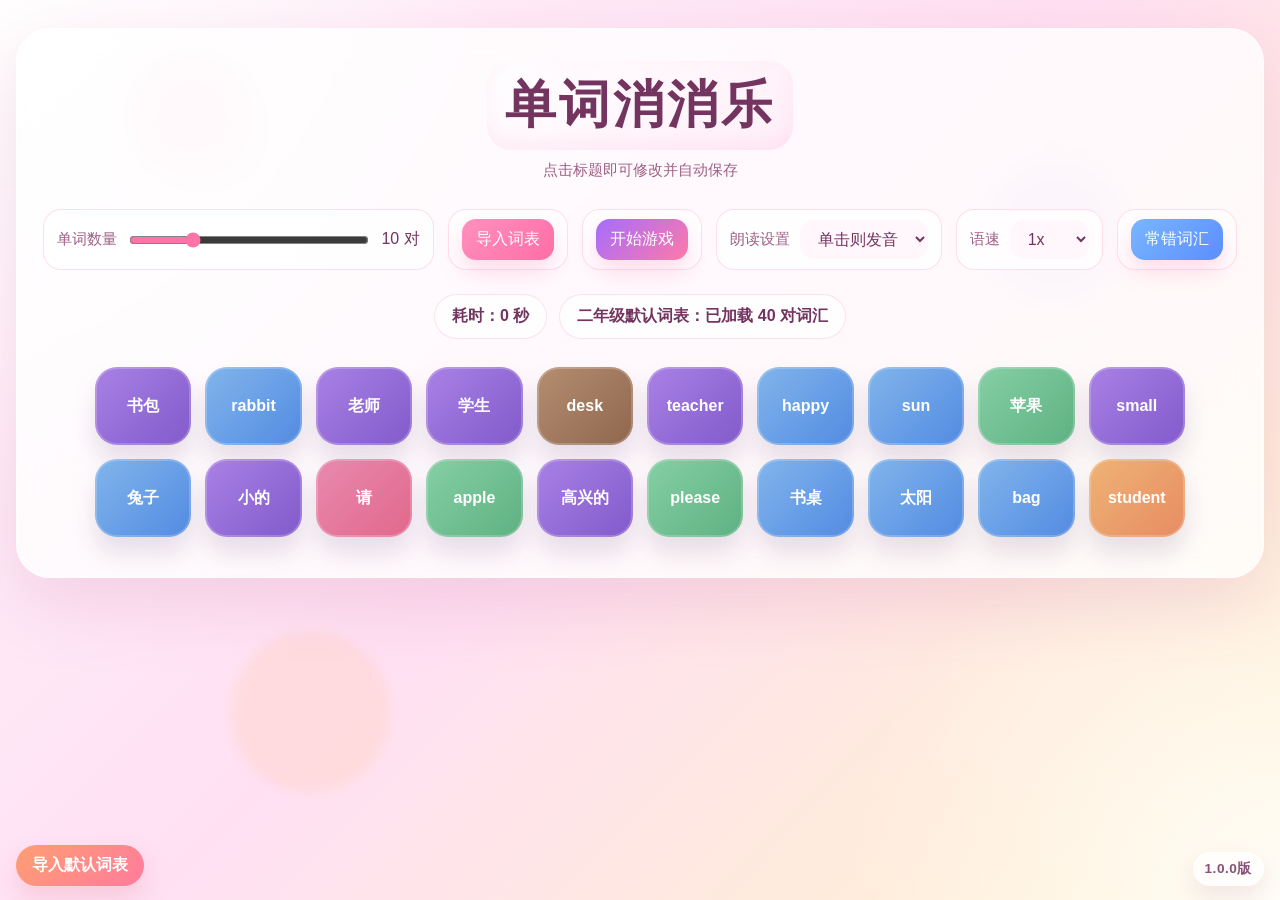
<file: index.html>
<!DOCTYPE html>
<html lang="zh-CN">
  <head>
    <meta charset="UTF-8" />
    <meta name="viewport" content="width=device-width, initial-scale=1.0" />
    <title>单词消消乐</title>
    <link rel="stylesheet" href="./styles.css" />
  </head>
  <body>
    <div class="page-shell">
      <div class="spark spark-a"></div>
      <div class="spark spark-b"></div>
      <div class="spark spark-c"></div>

      <main class="game-card">
        <header class="hero">
          <h1 id="game-title" class="game-title" title="点击修改标题">单词消消乐</h1>
          <div class="title-tip">点击标题即可修改并自动保存</div>
        </header>

        <section class="toolbar" aria-label="游戏菜单">
          <label class="menu-item slider-group">
            <span class="menu-label">单词数量</span>
            <input id="pair-range" type="range" min="5" max="25" value="10" />
            <span id="pair-count">10 对</span>
          </label>

          <div class="menu-item">
            <button id="import-btn" type="button" class="action-btn">导入词表</button>
            <input
              id="file-input"
              class="sr-only-input"
              type="file"
              accept=".xlsx,.xls,.csv,.tsv,.txt"
            />
          </div>

          <div class="menu-item">
            <button id="start-btn" type="button" class="action-btn primary">开始游戏</button>
          </div>

          <label class="menu-item">
            <span class="menu-label">朗读设置</span>
            <select id="speech-mode">
              <option value="click">单击则发音</option>
              <option value="match">匹配后发音</option>
              <option value="off">不发音</option>
            </select>
          </label>

          <label class="menu-item">
            <span class="menu-label">语速</span>
            <select id="speech-rate">
              <option value="1">1x</option>
              <option value="0.5">0.5x</option>
              <option value="2">2x</option>
            </select>
          </label>

          <div class="menu-item">
            <button id="mistakes-btn" type="button" class="action-btn ghost">常错词汇</button>
          </div>
        </section>

        <section class="status-row">
          <div id="timer-text" class="timer-badge">耗时：0 秒</div>
          <div id="wordbook-text" class="wordbook-status">尚未导入词表</div>
        </section>

        <section id="board" class="board is-locked" aria-label="单词面板"></section>
      </main>
    </div>

    <div id="result-modal" class="modal hidden" aria-hidden="true">
      <div class="modal-card">
        <h2>恭喜通关</h2>
        <p id="result-text">本轮耗时：0 秒</p>
        <div class="result-actions">
          <button id="continue-btn" type="button" class="action-btn primary">继续挑战</button>
          <button id="finish-btn" type="button" class="action-btn">完成</button>
        </div>
      </div>
    </div>

    <div id="mistakes-modal" class="modal hidden" aria-hidden="true">
      <div class="modal-card modal-wide">
        <div class="modal-header">
          <h2>常错词汇 Top 100</h2>
          <button id="close-mistakes-btn" type="button" class="icon-close" aria-label="关闭">×</button>
        </div>
        <div class="mistakes-head">
          <span>发音</span>
          <span>单词</span>
          <span>解释</span>
          <span>错误次数</span>
        </div>
        <div id="mistakes-list" class="mistakes-list"></div>
      </div>
    </div>

    <div id="wordbook-modal" class="modal hidden" aria-hidden="true">
      <div class="modal-card">
        <h2>选择默认词表</h2>
        <div class="wordbook-actions">
          <button type="button" class="action-btn wordbook-option" data-book="grade2">二年级</button>
          <button type="button" class="action-btn wordbook-option" data-book="grade3">三年级</button>
          <button type="button" class="action-btn wordbook-option" data-book="grade4">四年级</button>
          <button type="button" class="action-btn wordbook-option" data-book="grade5">五年级</button>
          <button type="button" class="action-btn wordbook-option" data-book="grade6">六年级</button>
        </div>
      </div>
    </div>

    <template id="card-template">
      <button type="button" class="word-card">
        <span class="word-text"></span>
      </button>
    </template>

    <button id="default-wordbook-btn" type="button" class="default-wordbook-btn">导入默认词表</button>
    <div class="version-badge">1.0.0版</div>

    <script src="./app.js"></script>
  </body>
</html>
</file>
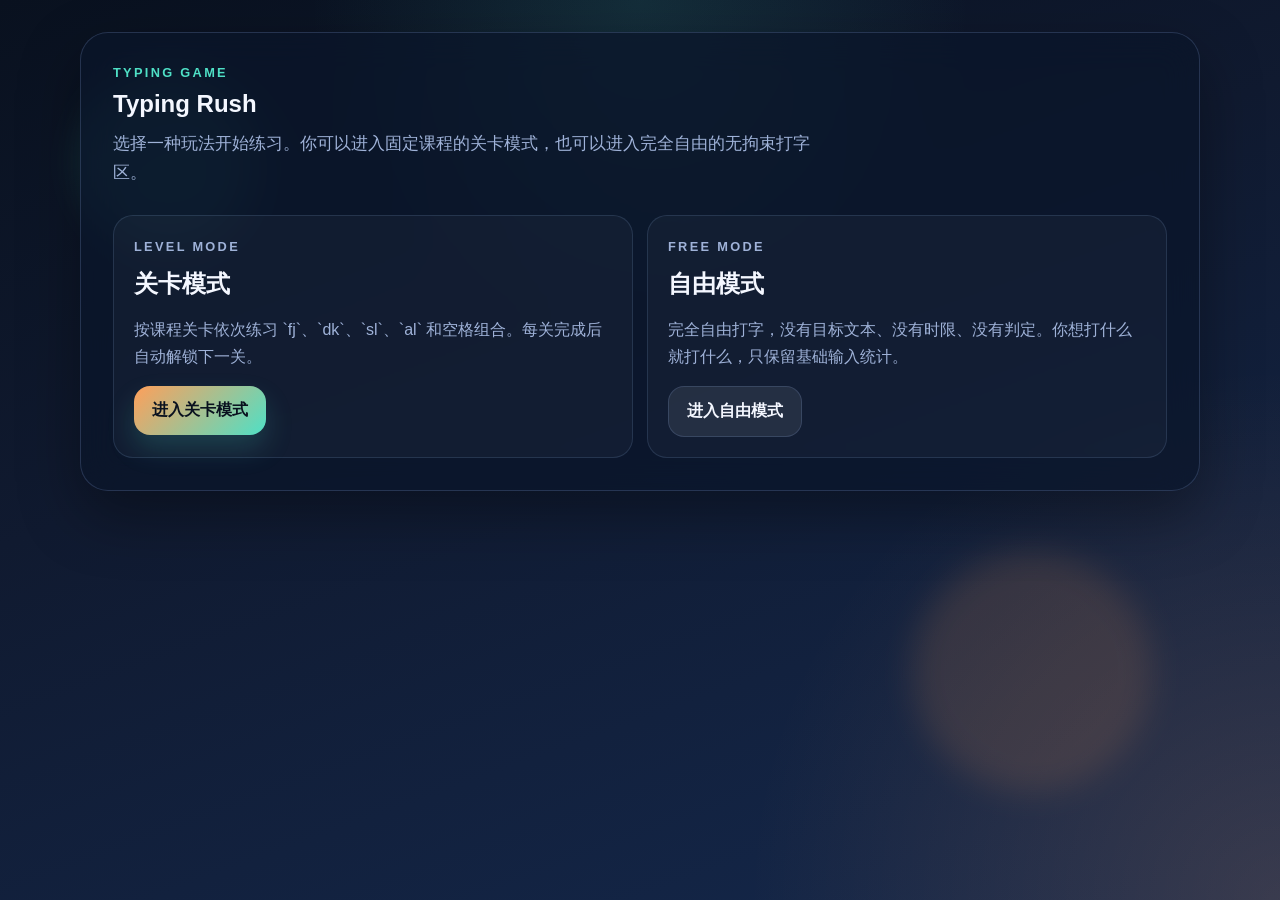
<file: typing-rush/index.html>
<!DOCTYPE html>
<html lang="zh-CN">
  <head>
    <meta charset="UTF-8" />
    <meta name="viewport" content="width=device-width, initial-scale=1.0" />
    <title>Typing Rush</title>
    <link rel="stylesheet" href="./styles.css" />
  </head>
  <body>
    <div class="app-shell">
      <div class="glow glow-one"></div>
      <div class="glow glow-two"></div>

      <main class="game-panel">
        <section id="home-screen" class="screen">
          <div class="hero hero-home">
            <p class="eyebrow">Typing Game</p>
            <h1>Typing Rush</h1>
            <p class="hero-copy">
              选择一种玩法开始练习。你可以进入固定课程的关卡模式，也可以进入完全自由的无拘束打字区。
            </p>
          </div>

          <section class="mode-grid" aria-label="模式选择">
            <article class="mode-card">
              <p class="mode-tag">Level Mode</p>
              <h2>关卡模式</h2>
              <p>
                按课程关卡依次练习 `fj`、`dk`、`sl`、`al` 和空格组合。每关完成后自动解锁下一关。
              </p>
              <button id="go-level-btn" class="primary-btn" type="button">进入关卡模式</button>
            </article>

            <article class="mode-card">
              <p class="mode-tag">Free Mode</p>
              <h2>自由模式</h2>
              <p>
                完全自由打字，没有目标文本、没有时限、没有判定。你想打什么就打什么，只保留基础输入统计。
              </p>
              <button id="go-free-btn" class="ghost-btn" type="button">进入自由模式</button>
            </article>
          </section>
        </section>

        <section id="level-screen" class="screen hidden">
          <div class="topbar">
            <button id="back-from-level-btn" class="back-btn" type="button">返回主页</button>
            <div class="topbar-copy">
              <p class="eyebrow">Level Mode</p>
              <h2>关卡模式</h2>
            </div>
          </div>

          <section class="level-layout">
            <aside class="level-sidebar">
              <div class="sidebar-head">
                <h3>课程关卡</h3>
                <p>从基础指法到组合练习，逐关推进。</p>
              </div>
              <div id="level-list" class="level-list" aria-label="关卡列表"></div>
            </aside>

            <div class="level-main">
              <section class="level-overview">
                <div>
                  <p class="mode-tag">Current Level</p>
                  <h3 id="level-title">fj指法</h3>
                  <p id="level-desc" class="hero-copy"></p>
                </div>
                <div class="level-actions">
                  <button id="restart-btn" class="ghost-btn" type="button">重练本关</button>
                  <button id="next-level-btn" class="primary-btn" type="button">下一关</button>
                </div>
              </section>

              <section class="stats-grid level-stats" aria-label="关卡数据">
                <article class="stat-card">
                  <span class="stat-label">当前关卡</span>
                  <strong id="current-level-value" class="stat-value">1 / 9</strong>
                </article>
                <article class="stat-card">
                  <span class="stat-label">完成行数</span>
                  <strong id="lines-value" class="stat-value">0</strong>
                </article>
                <article class="stat-card">
                  <span class="stat-label">正确率</span>
                  <strong id="accuracy-value" class="stat-value">100%</strong>
                </article>
                <article class="stat-card">
                  <span class="stat-label">WPM</span>
                  <strong id="wpm-value" class="stat-value">0</strong>
                </article>
              </section>

              <section class="typing-stage" aria-label="关卡打字区域">
                <div class="stage-head">
                  <h3>照着目标输入</h3>
                  <p id="status-text">点击输入框后开始练习，完成当前行会自动切换。</p>
                </div>

                <div id="quote-display" class="quote-display" aria-live="polite"></div>

                <label class="input-shell" for="typing-input">
                  <span class="input-label">输入区</span>
                  <textarea
                    id="typing-input"
                    rows="4"
                    spellcheck="false"
                    autocomplete="off"
                    autocapitalize="off"
                    placeholder="按目标内容输入..."
                  ></textarea>
                </label>
              </section>

              <section class="tips-strip" aria-label="提示">
                <div>当前关卡只练指定键位，适合建立肌肉记忆。</div>
                <div>每完成一行会自动切到下一行。</div>
                <div>通关后可以点“下一关”继续往后练。</div>
              </section>
            </div>
          </section>
        </section>

        <section id="free-screen" class="screen hidden">
          <div class="topbar">
            <button id="back-from-free-btn" class="back-btn" type="button">返回主页</button>
            <div class="topbar-copy">
              <p class="eyebrow">Free Mode</p>
              <h2>自由模式</h2>
            </div>
          </div>

          <section class="free-hero">
            <p class="hero-copy">
              这里没有目标句子、没有倒计时、没有对错限制。你可以写单词、句子、日记、代码，或者只是随便敲键盘找手感。
            </p>
          </section>

          <section class="stats-grid free-stats" aria-label="自由模式数据">
            <article class="stat-card">
              <span class="stat-label">已输入字符</span>
              <strong id="free-chars-value" class="stat-value">0</strong>
            </article>
            <article class="stat-card">
              <span class="stat-label">输入时长</span>
              <strong id="free-time-value" class="stat-value">0s</strong>
            </article>
            <article class="stat-card">
              <span class="stat-label">估算 WPM</span>
              <strong id="free-wpm-value" class="stat-value">0</strong>
            </article>
          </section>

          <section class="typing-stage free-stage" aria-label="自由打字区域">
            <div class="stage-head">
              <h3>自由输入</h3>
              <p id="free-status-text">点击输入框后就可以随意打字，不会被打断。</p>
            </div>

            <label class="input-shell" for="free-typing-input">
              <span class="input-label">无限输入区</span>
              <textarea
                id="free-typing-input"
                rows="12"
                spellcheck="false"
                autocomplete="off"
                autocapitalize="off"
                placeholder="这里完全自由，没有任何限制..."
              ></textarea>
            </label>

            <div class="free-actions">
              <button id="clear-free-btn" class="ghost-btn" type="button">清空内容</button>
            </div>
          </section>
        </section>
      </main>
    </div>

    <div id="result-modal" class="result-modal hidden" aria-hidden="true">
      <div class="result-card">
        <p class="eyebrow">Level Clear</p>
        <h2>这一关完成了</h2>
        <p id="result-summary" class="result-summary"></p>
        <div class="result-actions">
          <button id="play-again-btn" class="ghost-btn" type="button">重练本关</button>
          <button id="modal-next-level-btn" class="primary-btn" type="button">进入下一关</button>
        </div>
      </div>
    </div>

    <script src="./app.js"></script>
  </body>
</html>
</file>
<file: styles.css>
:root {
  --bg-1: #fff6fb;
  --bg-2: #ffe0f3;
  --bg-3: #fff3cc;
  --card: rgba(255, 255, 255, 0.78);
  --card-border: rgba(255, 255, 255, 0.7);
  --text-main: #73355f;
  --text-soft: #9e5f85;
  --shadow: 0 24px 70px rgba(196, 104, 157, 0.2);
  --pink: linear-gradient(135deg, #ff82b2, #ff5f8f);
  --green: linear-gradient(135deg, #74d59d, #4bb77a);
  --purple: linear-gradient(135deg, #b17cff, #8a55ea);
  --orange: linear-gradient(135deg, #ffb05f, #ff8750);
  --brown: linear-gradient(135deg, #bf8b65, #9a6544);
  --blue: linear-gradient(135deg, #73b7ff, #438dff);
  --danger: linear-gradient(135deg, #ff5c72, #ff8693);
}

* {
  box-sizing: border-box;
}

body {
  margin: 0;
  min-height: 100vh;
  font-family: "Trebuchet MS", "PingFang SC", "Microsoft YaHei", sans-serif;
  color: var(--text-main);
  background:
    radial-gradient(circle at top left, rgba(255, 255, 255, 0.95), transparent 32%),
    radial-gradient(circle at bottom right, rgba(255, 255, 255, 0.85), transparent 28%),
    linear-gradient(135deg, var(--bg-1), var(--bg-2) 48%, var(--bg-3));
}

.page-shell {
  position: relative;
  overflow: hidden;
  min-height: 100vh;
  padding: 28px 16px 48px;
}

.spark {
  position: absolute;
  border-radius: 999px;
  filter: blur(6px);
  opacity: 0.55;
  pointer-events: none;
  animation: floaty 7s ease-in-out infinite;
}

.spark-a {
  top: 6%;
  left: 10%;
  width: 120px;
  height: 120px;
  background: rgba(255, 140, 181, 0.34);
}

.spark-b {
  top: 18%;
  right: 12%;
  width: 140px;
  height: 140px;
  background: rgba(159, 124, 255, 0.3);
  animation-delay: -2s;
}

.spark-c {
  bottom: 12%;
  left: 18%;
  width: 160px;
  height: 160px;
  background: rgba(255, 181, 96, 0.25);
  animation-delay: -4s;
}

.game-card {
  position: relative;
  z-index: 1;
  max-width: 1280px;
  margin: 0 auto;
  padding: 32px 24px 40px;
  border: 1px solid var(--card-border);
  border-radius: 34px;
  background: var(--card);
  backdrop-filter: blur(18px);
  box-shadow: var(--shadow);
}

.hero {
  text-align: center;
}

.game-title {
  display: inline-block;
  margin: 0;
  padding: 10px 18px;
  border-radius: 24px;
  font-size: clamp(2rem, 4vw, 3.4rem);
  letter-spacing: 0.06em;
  background: linear-gradient(135deg, rgba(255, 255, 255, 0.8), rgba(255, 235, 246, 0.72));
  box-shadow: inset 0 -8px 20px rgba(255, 165, 204, 0.18);
  cursor: text;
  outline: none;
}

.game-title[contenteditable="true"] {
  box-shadow: 0 0 0 3px rgba(255, 135, 193, 0.3), inset 0 -8px 20px rgba(255, 165, 204, 0.18);
}

.title-tip {
  margin-top: 10px;
  color: var(--text-soft);
  font-size: 0.95rem;
}

.toolbar {
  display: flex;
  flex-wrap: wrap;
  justify-content: center;
  gap: 14px;
  margin-top: 28px;
}

.menu-item {
  display: flex;
  align-items: center;
  gap: 10px;
  min-height: 52px;
  padding: 10px 14px;
  border-radius: 18px;
  background: rgba(255, 255, 255, 0.75);
  box-shadow: inset 0 0 0 1px rgba(255, 200, 221, 0.6);
}

.menu-label {
  font-size: 0.95rem;
  color: var(--text-soft);
  white-space: nowrap;
}

.slider-group {
  min-width: min(100%, 360px);
}

input[type="range"] {
  width: min(240px, 42vw);
  accent-color: #ff73a8;
}

select,
.action-btn,
.icon-close {
  border: none;
  border-radius: 14px;
  font: inherit;
}

select,
.action-btn {
  padding: 10px 14px;
}

select {
  color: var(--text-main);
  background: rgba(255, 247, 252, 0.95);
}

.action-btn {
  color: #fff;
  cursor: pointer;
  background: linear-gradient(135deg, #ff91be, #ff6da7);
  box-shadow: 0 12px 22px rgba(255, 121, 176, 0.25);
  transition: transform 0.18s ease, box-shadow 0.18s ease, filter 0.18s ease;
}

.action-btn:hover,
.word-card:hover,
.icon-close:hover {
  transform: translateY(-2px);
}

.action-btn:active,
.word-card:active,
.icon-close:active {
  transform: translateY(0);
}

.action-btn.primary {
  background: linear-gradient(135deg, #a56dff, #ff79a8);
}

.sr-only-input {
  position: absolute;
  width: 1px;
  height: 1px;
  padding: 0;
  margin: -1px;
  overflow: hidden;
  clip: rect(0, 0, 0, 0);
  white-space: nowrap;
  border: 0;
}

.action-btn.ghost {
  background: linear-gradient(135deg, #7ab6ff, #5a8eff);
}

.status-row {
  display: flex;
  flex-wrap: wrap;
  justify-content: center;
  gap: 12px;
  margin-top: 24px;
}

.timer-badge,
.wordbook-status {
  padding: 12px 18px;
  border-radius: 999px;
  background: rgba(255, 255, 255, 0.82);
  box-shadow: inset 0 0 0 1px rgba(255, 211, 228, 0.72);
  font-weight: 700;
}

.board {
  display: grid;
  grid-template-columns: repeat(10, minmax(86px, 1fr));
  gap: 14px;
  max-width: 1090px;
  margin: 28px auto 0;
  justify-content: center;
}

.board.is-locked .word-card {
  cursor: not-allowed;
  filter: saturate(0.76);
}

.word-card {
  position: relative;
  min-height: 78px;
  padding: 12px 10px;
  border: none;
  border-radius: 22px;
  color: #fff;
  font-size: 1rem;
  font-weight: 700;
  line-height: 1.35;
  word-break: break-word;
  cursor: pointer;
  box-shadow: 0 16px 24px rgba(126, 86, 144, 0.18);
  transition: transform 0.18s ease, filter 0.18s ease, opacity 0.24s ease;
}

.word-card::after {
  content: "";
  position: absolute;
  inset: 0;
  border-radius: inherit;
  box-shadow: inset 0 0 0 2px rgba(255, 255, 255, 0.2);
  pointer-events: none;
}

.word-card.is-selected {
  transform: translateY(-4px) scale(1.02);
  box-shadow: 0 18px 28px rgba(102, 67, 138, 0.26);
}

.word-card.is-wrong {
  background: var(--danger) !important;
  animation: wrongFlash 0.36s ease;
}

.word-card.is-matched {
  animation: vanish 0.6s ease forwards;
  pointer-events: none;
}

.empty-board {
  grid-column: 1 / -1;
  padding: 28px 20px;
  text-align: center;
  border-radius: 24px;
  color: var(--text-soft);
  background: rgba(255, 255, 255, 0.72);
  box-shadow: inset 0 0 0 1px rgba(255, 214, 232, 0.65);
}

.modal {
  position: fixed;
  inset: 0;
  display: flex;
  align-items: center;
  justify-content: center;
  padding: 20px;
  background: rgba(91, 42, 79, 0.35);
  backdrop-filter: blur(10px);
  z-index: 20;
}

.modal.hidden {
  display: none;
}

.modal-card {
  width: min(92vw, 460px);
  padding: 28px 24px;
  border-radius: 28px;
  background: linear-gradient(180deg, #fffdfd, #fff0f6);
  box-shadow: 0 30px 60px rgba(146, 86, 129, 0.3);
  text-align: center;
}

.modal-wide {
  width: min(96vw, 920px);
  text-align: left;
}

.modal-card h2 {
  margin: 0 0 12px;
}

.result-actions {
  display: flex;
  justify-content: center;
  gap: 12px;
  margin-top: 20px;
}

.wordbook-actions {
  display: grid;
  grid-template-columns: repeat(2, minmax(0, 1fr));
  gap: 12px;
  margin-top: 20px;
}

.wordbook-option:last-child:nth-child(odd) {
  grid-column: 1 / -1;
}

.modal-header,
.mistakes-head,
.mistake-row {
  display: grid;
  grid-template-columns: 90px minmax(140px, 1.1fr) minmax(180px, 2fr) 110px;
  gap: 12px;
  align-items: center;
}

.modal-header {
  margin-bottom: 16px;
}

.modal-header h2 {
  grid-column: 1 / span 3;
}

.icon-close {
  width: 42px;
  height: 42px;
  margin-left: auto;
  color: #fff;
  font-size: 1.5rem;
  cursor: pointer;
  background: linear-gradient(135deg, #ff86b5, #ff659d);
}

.mistakes-head {
  padding: 12px 14px;
  margin-bottom: 8px;
  border-radius: 16px;
  color: var(--text-soft);
  font-weight: 700;
  background: rgba(255, 244, 249, 0.95);
}

.mistakes-list {
  max-height: 62vh;
  overflow: auto;
}

.mistake-row {
  padding: 10px 14px;
  border-radius: 16px;
  background: rgba(255, 255, 255, 0.82);
}

.mistake-row + .mistake-row {
  margin-top: 8px;
}

.speak-btn {
  width: 46px;
  height: 46px;
  border: none;
  border-radius: 14px;
  color: #fff;
  cursor: pointer;
  background: linear-gradient(135deg, #7caeff, #5d8cff);
}

.mistake-empty {
  padding: 22px 12px;
  text-align: center;
  color: var(--text-soft);
}

.version-badge {
  position: fixed;
  right: 16px;
  bottom: 14px;
  z-index: 12;
  padding: 8px 12px;
  border-radius: 999px;
  color: rgba(115, 53, 95, 0.86);
  font-size: 0.85rem;
  font-weight: 700;
  letter-spacing: 0.04em;
  background: rgba(255, 255, 255, 0.72);
  box-shadow: 0 10px 24px rgba(173, 106, 143, 0.16);
  backdrop-filter: blur(10px);
}

.default-wordbook-btn {
  position: fixed;
  left: 16px;
  bottom: 14px;
  z-index: 12;
  padding: 10px 16px;
  border: none;
  border-radius: 999px;
  color: #fff;
  font: inherit;
  font-weight: 700;
  cursor: pointer;
  background: linear-gradient(135deg, #ff9e73, #ff7b9c);
  box-shadow: 0 12px 26px rgba(221, 113, 134, 0.22);
  backdrop-filter: blur(10px);
  transition: transform 0.18s ease, box-shadow 0.18s ease;
}

.default-wordbook-btn:hover {
  transform: translateY(-2px);
}

.default-wordbook-btn:active {
  transform: translateY(0);
}

@keyframes vanish {
  0% {
    opacity: 1;
    transform: scale(1);
  }
  50% {
    opacity: 0.88;
    transform: scale(1.08) rotate(2deg);
  }
  100% {
    opacity: 0;
    transform: scale(0.2) rotate(12deg);
  }
}

@keyframes wrongFlash {
  0%,
  100% {
    transform: translateX(0);
  }
  20% {
    transform: translateX(-6px);
  }
  40% {
    transform: translateX(6px);
  }
  60% {
    transform: translateX(-3px);
  }
  80% {
    transform: translateX(3px);
  }
}

@keyframes floaty {
  0%,
  100% {
    transform: translateY(0) scale(1);
  }
  50% {
    transform: translateY(-14px) scale(1.06);
  }
}

@media (max-width: 1080px) {
  .board {
    grid-template-columns: repeat(6, minmax(86px, 1fr));
  }
}

@media (max-width: 760px) {
  .page-shell {
    padding-inline: 10px;
  }

  .game-card {
    padding: 24px 14px 30px;
    border-radius: 26px;
  }

  .toolbar {
    justify-content: stretch;
  }

  .menu-item,
  .slider-group {
    width: 100%;
    justify-content: space-between;
  }

  .board {
    grid-template-columns: repeat(3, minmax(88px, 1fr));
    gap: 12px;
  }

  .modal-header,
  .mistakes-head,
  .mistake-row {
    grid-template-columns: 70px 1fr;
  }

  .result-actions {
    flex-direction: column;
  }

  .wordbook-actions {
    grid-template-columns: 1fr;
  }

  .mistakes-head span:nth-child(3),
  .mistakes-head span:nth-child(4),
  .mistake-row .meaning,
  .mistake-row .count {
    grid-column: 2;
  }

  .modal-header h2 {
    grid-column: 1 / 2;
  }
}
</file>
<file: typing-rush/styles.css>
:root {
  --bg: #101a30;
  --panel: rgba(10, 21, 42, 0.72);
  --panel-border: rgba(159, 195, 255, 0.18);
  --text: #f4f7ff;
  --muted: #9fb2d8;
  --accent: #ff9f5a;
  --teal: #4fe0c6;
  --good: #78f0a0;
  --bad: #ff7f96;
  --shadow: 0 24px 60px rgba(0, 0, 0, 0.35);
}

* {
  box-sizing: border-box;
}

body {
  margin: 0;
  min-height: 100vh;
  color: var(--text);
  font-family: "Avenir Next", "PingFang SC", "Microsoft YaHei", sans-serif;
  background:
    radial-gradient(circle at top, rgba(79, 224, 198, 0.12), transparent 30%),
    radial-gradient(circle at bottom right, rgba(255, 159, 90, 0.16), transparent 34%),
    linear-gradient(160deg, #09111f, var(--bg) 40%, #14284c);
}

.app-shell {
  position: relative;
  min-height: 100vh;
  padding: 32px 16px 48px;
  overflow: hidden;
}

.glow {
  position: absolute;
  border-radius: 999px;
  filter: blur(16px);
  opacity: 0.7;
  pointer-events: none;
}

.glow-one {
  top: 8%;
  left: 6%;
  width: 180px;
  height: 180px;
  background: rgba(79, 224, 198, 0.18);
}

.glow-two {
  right: 10%;
  bottom: 12%;
  width: 240px;
  height: 240px;
  background: rgba(255, 159, 90, 0.18);
}

.game-panel {
  position: relative;
  z-index: 1;
  width: min(1120px, 100%);
  margin: 0 auto;
  padding: 32px;
  border: 1px solid var(--panel-border);
  border-radius: 28px;
  background: var(--panel);
  backdrop-filter: blur(18px);
  box-shadow: var(--shadow);
}

.hidden {
  display: none !important;
}

.hero h1,
.hero h2,
.stage-head h3,
.result-card h2,
.mode-card h2,
.sidebar-head h3,
.level-overview h3 {
  margin: 0;
}

.eyebrow,
.mode-tag {
  margin: 0 0 10px;
  color: var(--teal);
  letter-spacing: 0.18em;
  text-transform: uppercase;
  font-size: 0.8rem;
  font-weight: 700;
}

.hero-copy,
.mode-card p,
#status-text,
#free-status-text,
.tips-strip,
.stat-label,
.input-label,
.result-summary,
.sidebar-head p,
.level-item small {
  color: var(--muted);
}

.hero-home {
  max-width: 44rem;
}

.hero-copy {
  margin: 12px 0 0;
  font-size: 1.05rem;
  line-height: 1.7;
}

.mode-grid,
.stats-grid,
.tips-strip,
.level-layout {
  display: grid;
  gap: 14px;
}

.mode-grid {
  grid-template-columns: 1fr 1fr;
  margin-top: 28px;
}

.mode-card,
.stat-card,
.typing-stage,
.input-shell,
.level-sidebar,
.level-overview {
  border: 1px solid rgba(159, 195, 255, 0.14);
  border-radius: 20px;
  background: rgba(255, 255, 255, 0.03);
}

.mode-card,
.stat-card,
.level-sidebar,
.level-overview {
  padding: 20px;
}

.mode-card p {
  line-height: 1.7;
}

.topbar {
  display: flex;
  align-items: center;
  gap: 16px;
}

.topbar-copy h2 {
  margin: 0;
}

.level-layout {
  grid-template-columns: 320px minmax(0, 1fr);
  margin-top: 20px;
  align-items: start;
}

.level-sidebar {
  position: sticky;
  top: 20px;
}

.sidebar-head p {
  margin: 10px 0 0;
  line-height: 1.6;
}

.level-list {
  display: grid;
  gap: 10px;
  margin-top: 18px;
}

.level-item {
  display: grid;
  grid-template-columns: 42px minmax(0, 1fr);
  gap: 12px;
  width: 100%;
  padding: 14px;
  border: 1px solid rgba(159, 195, 255, 0.12);
  border-radius: 16px;
  color: var(--text);
  text-align: left;
  cursor: pointer;
  background: rgba(255, 255, 255, 0.04);
}

.level-item:disabled {
  cursor: not-allowed;
  opacity: 0.45;
}

.level-item.is-active {
  border-color: rgba(79, 224, 198, 0.56);
  background: rgba(79, 224, 198, 0.12);
}

.level-item.is-cleared {
  border-color: rgba(255, 159, 90, 0.4);
}

.level-item-index {
  display: grid;
  place-items: center;
  width: 42px;
  height: 42px;
  border-radius: 14px;
  font-weight: 800;
  color: #09111f;
  background: linear-gradient(135deg, var(--accent), var(--teal));
}

.level-item-text {
  display: grid;
  gap: 4px;
}

.level-main {
  min-width: 0;
}

.level-overview {
  display: flex;
  align-items: start;
  justify-content: space-between;
  gap: 16px;
}

.level-actions,
.result-actions,
.free-actions {
  display: flex;
  gap: 12px;
}

select,
textarea,
button {
  font: inherit;
}

textarea {
  color: var(--text);
  background: rgba(4, 12, 25, 0.7);
}

.primary-btn,
.ghost-btn,
.back-btn {
  border: none;
  border-radius: 16px;
  font-weight: 800;
  cursor: pointer;
  transition: transform 0.16s ease, filter 0.16s ease, opacity 0.16s ease;
}

.primary-btn:hover,
.ghost-btn:hover,
.back-btn:hover {
  transform: translateY(-2px);
  filter: brightness(1.04);
}

.primary-btn:disabled,
.ghost-btn:disabled,
.back-btn:disabled {
  cursor: not-allowed;
  opacity: 0.45;
  transform: none;
}

.primary-btn {
  color: #09111f;
  background: linear-gradient(135deg, var(--accent), var(--teal));
  box-shadow: 0 14px 28px rgba(79, 224, 198, 0.18);
}

.ghost-btn,
.back-btn {
  color: var(--text);
  background: rgba(255, 255, 255, 0.08);
  border: 1px solid rgba(159, 195, 255, 0.16);
}

#go-level-btn,
#go-free-btn,
#restart-btn,
#next-level-btn,
#play-again-btn,
#modal-next-level-btn,
#clear-free-btn,
.back-btn {
  padding: 14px 18px;
}

.stats-grid {
  grid-template-columns: repeat(4, minmax(0, 1fr));
  margin-top: 18px;
}

.free-stats {
  grid-template-columns: repeat(3, minmax(0, 1fr));
}

.stat-card {
  display: flex;
  flex-direction: column;
  gap: 8px;
}

.stat-value {
  font-size: clamp(1.4rem, 2.5vw, 2.1rem);
}

.typing-stage {
  margin-top: 22px;
  padding: 22px;
}

.stage-head {
  display: flex;
  align-items: end;
  justify-content: space-between;
  gap: 16px;
}

#status-text,
#free-status-text {
  margin: 0;
  text-align: right;
}

.quote-display {
  margin-top: 20px;
  padding: 20px;
  min-height: 148px;
  border-radius: 22px;
  background: rgba(3, 10, 22, 0.72);
  line-height: 1.95;
  font-size: clamp(1.05rem, 2vw, 1.3rem);
  letter-spacing: 0.08em;
  word-break: break-word;
}

.quote-display .char.correct {
  color: var(--good);
}

.quote-display .char.wrong {
  color: var(--bad);
}

.quote-display .char.current {
  background: rgba(255, 159, 90, 0.22);
  border-radius: 4px;
}

.quote-display .char.extra {
  color: var(--bad);
  text-decoration: underline;
}

.input-shell {
  display: block;
  margin-top: 18px;
  padding: 16px;
}

.input-label {
  display: block;
  margin-bottom: 10px;
  font-size: 0.95rem;
}

textarea {
  width: 100%;
  border: 1px solid rgba(159, 195, 255, 0.18);
  border-radius: 16px;
  padding: 16px 18px;
  resize: vertical;
  outline: none;
}

textarea:focus {
  border-color: rgba(79, 224, 198, 0.66);
  box-shadow: 0 0 0 3px rgba(79, 224, 198, 0.14);
}

.tips-strip {
  grid-template-columns: repeat(3, minmax(0, 1fr));
  margin-top: 18px;
}

.tips-strip div {
  padding: 14px 16px;
  border: 1px solid rgba(159, 195, 255, 0.12);
  border-radius: 16px;
  background: rgba(255, 255, 255, 0.03);
}

.result-modal {
  position: fixed;
  inset: 0;
  display: flex;
  align-items: center;
  justify-content: center;
  padding: 18px;
  background: rgba(2, 10, 20, 0.72);
  backdrop-filter: blur(10px);
}

.result-card {
  width: min(500px, 100%);
  padding: 28px;
  border: 1px solid rgba(159, 195, 255, 0.16);
  border-radius: 24px;
  text-align: center;
  background: linear-gradient(180deg, #112142, #0b1529);
  box-shadow: var(--shadow);
}

.result-summary {
  line-height: 1.8;
}

@media (max-width: 980px) {
  .level-layout {
    grid-template-columns: 1fr;
  }

  .level-sidebar {
    position: static;
  }
}

@media (max-width: 860px) {
  .mode-grid,
  .stats-grid,
  .tips-strip,
  .free-stats {
    grid-template-columns: 1fr 1fr;
  }

  .stage-head,
  .topbar,
  .level-overview {
    flex-direction: column;
    align-items: start;
  }

  #status-text,
  #free-status-text {
    text-align: left;
  }
}

@media (max-width: 620px) {
  .game-panel {
    padding: 22px 16px;
  }

  .mode-grid,
  .stats-grid,
  .tips-strip,
  .free-stats {
    grid-template-columns: 1fr;
  }

  .level-actions,
  .result-actions,
  .free-actions {
    width: 100%;
    flex-direction: column;
  }
}
</file>
